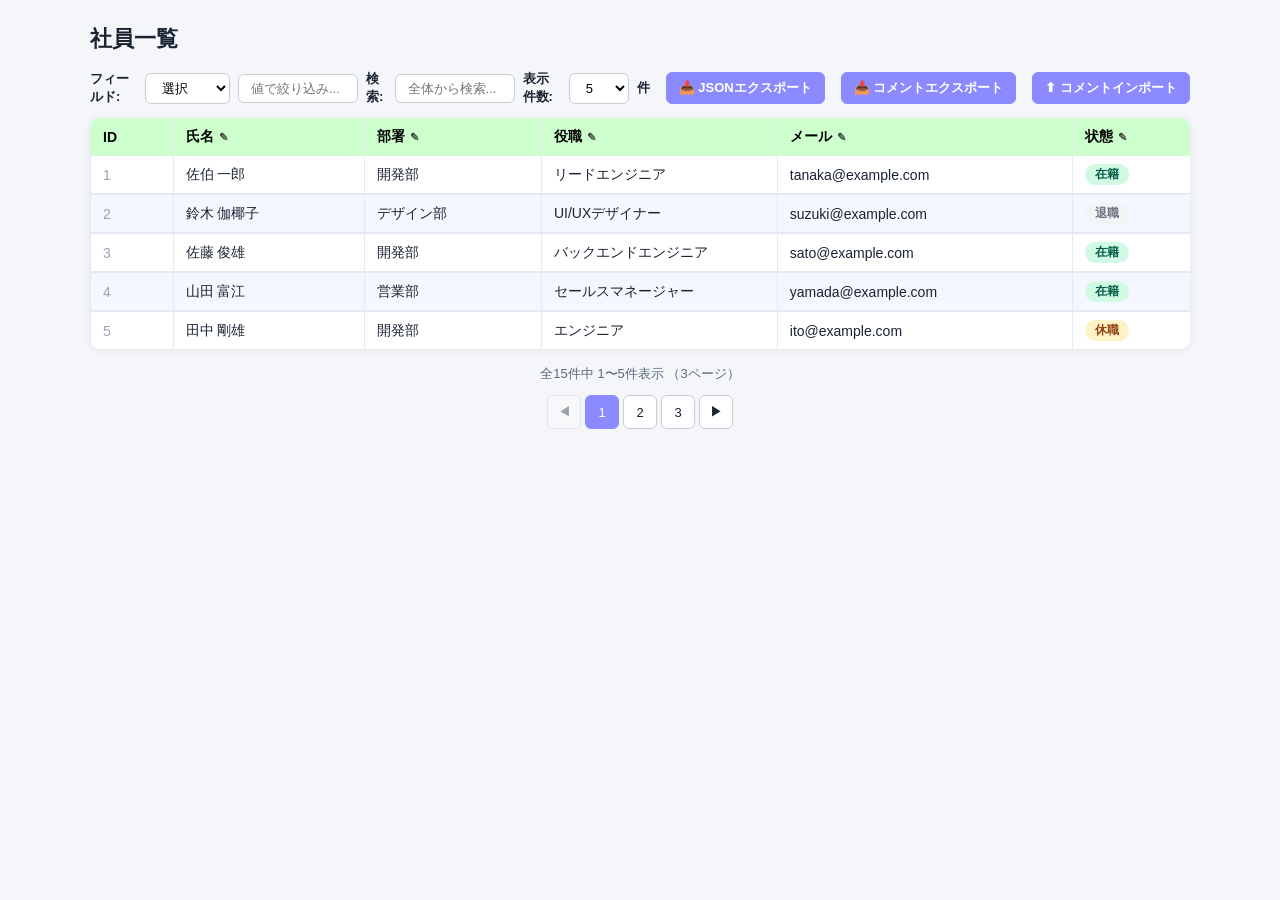
<file: src/index.html>
<!DOCTYPE html>
<html lang="ja">
<head>
  <meta charset="UTF-8">
  <meta name="viewport" content="width=device-width, initial-scale=1">
  <title>社員テーブルサンプル</title>
  <link rel="stylesheet" href="./style.css">
</head>
<body>

<header class="page-header">
  <h1 class="page-title">社員一覧</h1>
</header>

<!-- フィルターエリア -->
<div class="filter-bar" id="js-filter-bar">
  <label class="filter-label" for="js-field-filter">フィールド:</label>
  <select class="filter-select" id="js-field-filter">
    <option value="">選択</option>
  </select>
  <input class="filter-search" id="js-field-filter-input" type="text" placeholder="値で絞り込み...">
  <label class="filter-label" for="js-search-input">検索:</label>
  <input class="filter-search" id="js-search-input" type="text" placeholder="全体から検索...">
  <label class="filter-label" for="js-pagesize-select">表示件数:</label>
  <select class="filter-pagesize" id="js-pagesize-select">
    <option value="5">5</option>
    <option value="10">10</option>
    <option value="25">25</option>
    <option value="50">50</option>
  </select>
  <span class="filter-label">件</span>
  <button class="filter-export" id="js-export-btn" title="編集後のデータをJSONファイルとしてダウンロード">📥 JSONエクスポート</button>
</div>

<!-- テーブルエリア -->
<div class="tbl-scroll" id="js-wrap">
  <table class="tbl" id="js-table">
    <thead><tr id="js-thead-row"></tr></thead>
    <tbody id="js-tbody"></tbody>
  </table>
  <p class="tbl-empty" id="js-empty-msg" hidden>該当するデータがありません。</p>
</div>

<!-- ページネーション＆情報エリア -->
<div class="pagination-bar" id="js-pag-bar">
  <span class="pag-info" id="js-pag-info"></span>
  <div class="pag-btns" id="js-pag-btns"></div>
</div>

<script src="./comment-manager.js"></script>
<script src="./script.js"></script>
</body>
</html>
</file>
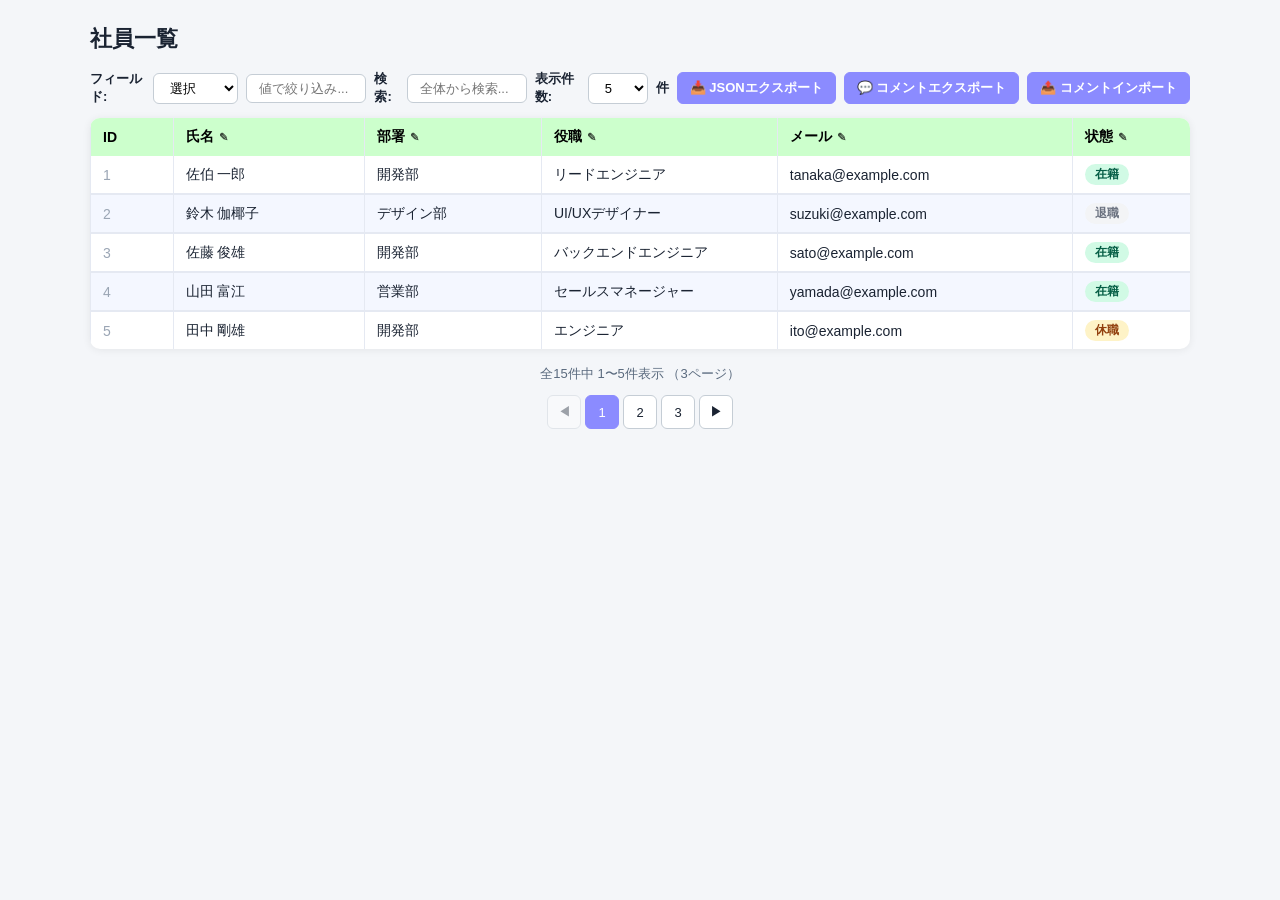
<file: src2/index.html>
<!DOCTYPE html>
<html lang="ja">
<head>
  <meta charset="UTF-8">
  <meta name="viewport" content="width=device-width, initial-scale=1">
  <title>社員テーブルサンプル</title>
  <link rel="stylesheet" href="./style.css">
</head>
<body>

<header class="page-header">
  <h1 class="page-title">社員一覧</h1>
</header>

<!-- フィルターエリア -->
<div class="filter-bar" id="js-filter-bar">
  <label class="filter-label" for="js-field-filter">フィールド:</label>
  <select class="filter-select" id="js-field-filter">
    <option value="">選択</option>
  </select>
  <input class="filter-search" id="js-field-filter-input" type="text" placeholder="値で絞り込み...">
  <label class="filter-label" for="js-search-input">検索:</label>
  <input class="filter-search" id="js-search-input" type="text" placeholder="全体から検索...">
  <label class="filter-label" for="js-pagesize-select">表示件数:</label>
  <select class="filter-pagesize" id="js-pagesize-select">
    <option value="5">5</option>
    <option value="10">10</option>
    <option value="25">25</option>
    <option value="50">50</option>
  </select>
  <span class="filter-label">件</span>
  <button class="filter-export" id="js-export-btn" title="編集後のデータをJSONファイルとしてダウンロード">📥 JSONエクスポート</button>
  <button class="filter-export" id="js-export-comments-btn" title="コメントをJSONファイルとしてダウンロード">💬 コメントエクスポート</button>
  <button class="filter-export" id="js-import-comments-btn" title="コメントをJSONファイルから読み込み">📤 コメントインポート</button>
</div>

<!-- テーブルエリア -->
<div class="tbl-scroll" id="js-wrap">
  <table class="tbl" id="js-table">
    <thead><tr id="js-thead-row"></tr></thead>
    <tbody id="js-tbody"></tbody>
  </table>
  <p class="tbl-empty" id="js-empty-msg" hidden>該当するデータがありません。</p>
</div>

<!-- ページネーション＆情報エリア -->
<div class="pagination-bar" id="js-pag-bar">
  <span class="pag-info" id="js-pag-info"></span>
  <div class="pag-btns" id="js-pag-btns"></div>
</div>

<script src="./script.js"></script>
</body>
</html>
</file>
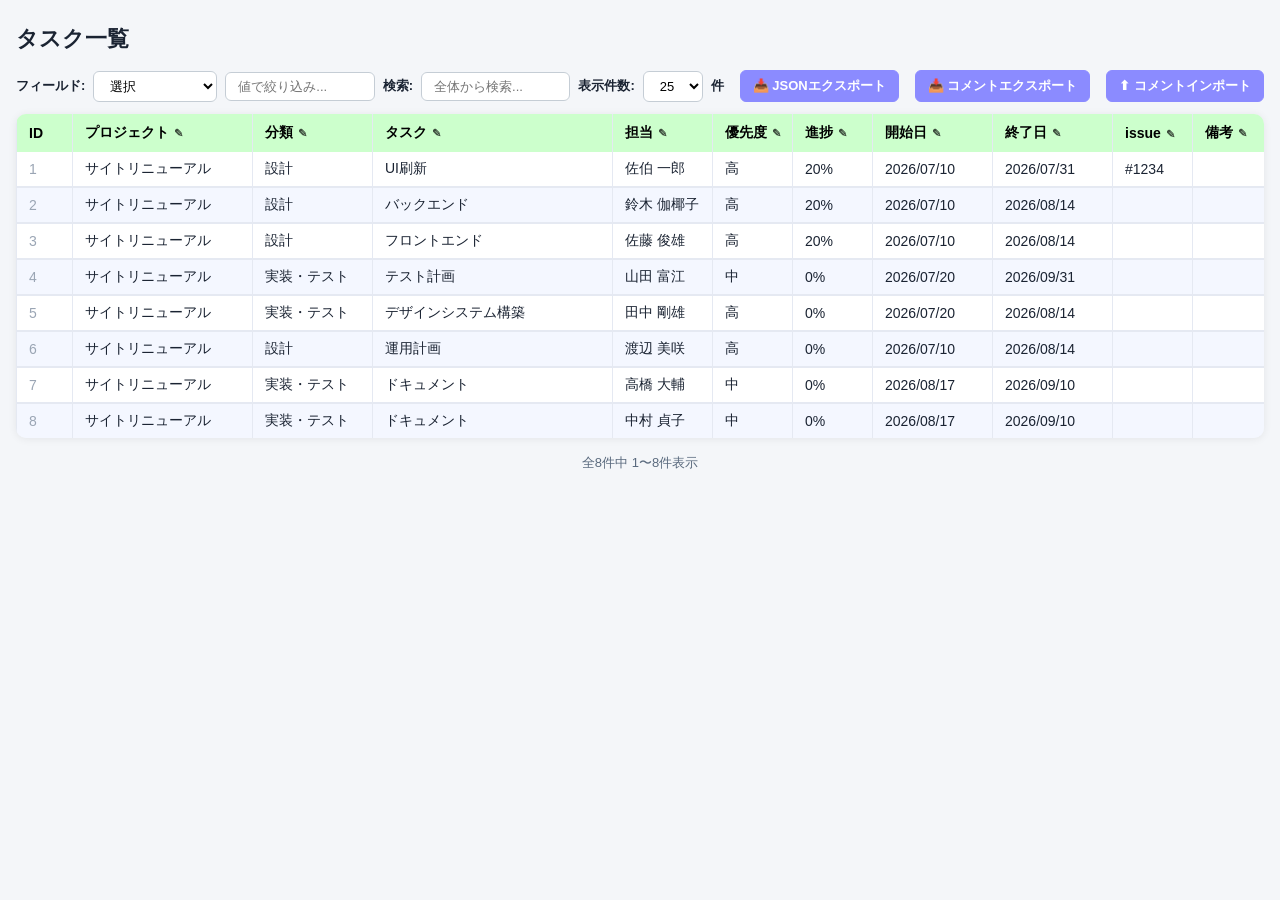
<file: src3/index.html>
<!DOCTYPE html>
<html lang="ja">
<head>
  <meta charset="UTF-8">
  <meta name="viewport" content="width=device-width, initial-scale=1">
  <title>タスク管理サンプル</title>
  <link rel="stylesheet" href="./style.css">
</head>
<body>

<header class="page-header">
  <h1 class="page-title">タスク一覧</h1>
</header>

<!-- フィルターエリア -->
<div class="filter-bar" id="js-filter-bar">
  <label class="filter-label" for="js-field-filter">フィールド:</label>
  <select class="filter-select" id="js-field-filter">
    <option value="">選択</option>
  </select>
  <input class="filter-search" id="js-field-filter-input" type="text" placeholder="値で絞り込み...">
  <label class="filter-label" for="js-search-input">検索:</label>
  <input class="filter-search" id="js-search-input" type="text" placeholder="全体から検索...">
  <label class="filter-label" for="js-pagesize-select">表示件数:</label>
  <select class="filter-pagesize" id="js-pagesize-select">
    <option value="5">5</option>
    <option value="10">10</option>
    <option value="25" selected>25</option>
    <option value="50">50</option>
  </select>
  <span class="filter-label">件</span>
  <button class="filter-export" id="js-export-btn" title="編集後のデータをJSONファイルとしてダウンロード">📥 JSONエクスポート</button>
</div>

<!-- テーブルエリア -->
<div class="tbl-scroll" id="js-wrap">
  <table class="tbl" id="js-table">
    <thead><tr id="js-thead-row"></tr></thead>
    <tbody id="js-tbody"></tbody>
  </table>
  <p class="tbl-empty" id="js-empty-msg" hidden>該当するデータがありません。</p>
</div>

<!-- ページネーション＆情報エリア -->
<div class="pagination-bar" id="js-pag-bar">
  <span class="pag-info" id="js-pag-info"></span>
  <div class="pag-btns" id="js-pag-btns"></div>
</div>

<script src="./comment-manager.js"></script>
<script src="./script.js"></script>
</body>
</html>
</file>
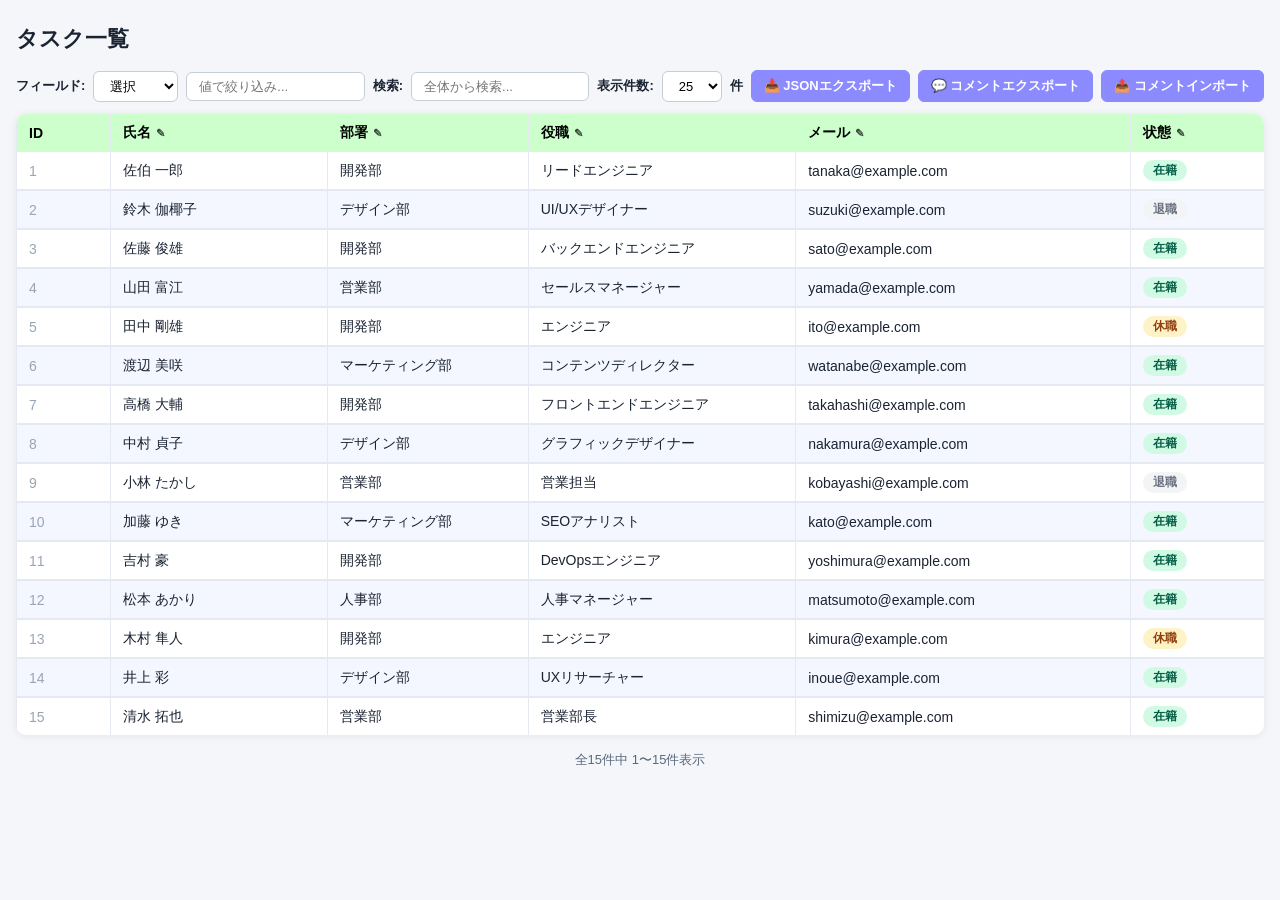
<file: src4/index.html>
<!DOCTYPE html>
<html lang="ja">
<head>
  <meta charset="UTF-8">
  <meta name="viewport" content="width=device-width, initial-scale=1">
  <title>タスク一覧サンプル</title>
  <link rel="stylesheet" href="./style.css">
</head>
<body>

<header class="page-header">
  <h1 class="page-title">タスク一覧</h1>
</header>

<!-- フィルターエリア -->
<div class="filter-bar" id="js-filter-bar">
  <label class="filter-label" for="js-field-filter">フィールド:</label>
  <select class="filter-select" id="js-field-filter">
    <option value="">選択</option>
  </select>
  <input class="filter-search" id="js-field-filter-input" type="text" placeholder="値で絞り込み...">
  <label class="filter-label" for="js-search-input">検索:</label>
  <input class="filter-search" id="js-search-input" type="text" placeholder="全体から検索...">
  <label class="filter-label" for="js-pagesize-select">表示件数:</label>
  <select class="filter-pagesize" id="js-pagesize-select">
    <option value="5">5</option>
    <option value="10">10</option>
    <option value="25" selected>25</option>
    <option value="50">50</option>
  </select>
  <span class="filter-label">件</span>
  <button class="filter-export" id="js-export-btn" title="編集後のデータをJSONファイルとしてダウンロード">📥 JSONエクスポート</button>
  <button class="filter-export" id="js-export-comments-btn" title="コメントをJSONファイルとしてダウンロード">💬 コメントエクスポート</button>
  <button class="filter-export" id="js-import-comments-btn" title="コメントをJSONファイルから読み込み">📤 コメントインポート</button>
</div>

<!-- テーブルエリア -->
<div class="tbl-scroll" id="js-wrap">
  <table class="tbl" id="js-table">
    <thead><tr id="js-thead-row"></tr></thead>
    <tbody id="js-tbody"></tbody>
  </table>
  <p class="tbl-empty" id="js-empty-msg" hidden>該当するデータがありません。</p>
</div>

<!-- ページネーション＆情報エリア -->
<div class="pagination-bar" id="js-pag-bar">
  <span class="pag-info" id="js-pag-info"></span>
  <div class="pag-btns" id="js-pag-btns"></div>
</div>

<script src="./script.js"></script>
</body>
</html>
</file>
<file: src/style.css>
/* ── リセット＆基本 ── */
*, *::before, *::after { box-sizing: border-box; }

body {
  font-family: -apple-system, BlinkMacSystemFont, 'Segoe UI', 'Hiragino Kaku Gothic ProN',
    'Noto Sans JP', sans-serif;
  margin: 0;
  padding: 24px 16px 48px;
  background: #f4f6f9;
  color: #1a2332;
}

/* ── ヘッダー ── */
.page-header {
  max-width: 1100px;
  margin: 0 auto 16px;
}
.page-title {
  font-size: 22px;
  font-weight: 700;
  margin: 0;
}

/* ── フィルターバー ── */
.filter-bar {
  max-width: 1100px;
  margin: 0 auto 12px;
  display: flex;
  align-items: center;
  gap: 8px;
}
.filter-label {
  font-size: 13px;
  font-weight: 600;
}
.filter-select {
  padding: 6px 12px;
  font-size: 13px;
  border: 1px solid #c5cdd5;
  border-radius: 6px;
  background: #fff;
  cursor: pointer;
  font-family: inherit;
}
.filter-search {
  flex: 1;
  min-width: 120px;
  padding: 6px 12px;
  font-size: 13px;
  border: 1px solid #c5cdd5;
  border-radius: 6px;
  background: #fff;
  font-family: inherit;
}
.filter-search:focus {
  outline: none;
  border-color: #ccccff;
  box-shadow: 0 0 0 2px #ccffcc;
}
.filter-pagesize {
  padding: 6px 12px;
  font-size: 13px;
  border: 1px solid #c5cdd5;
  border-radius: 6px;
  background: #fff;
  font-family: inherit;
  width: 60px;
}
.filter-pagesize:focus {
  outline: none;
  border-color: #ccccff;
  box-shadow: 0 0 0 2px #ccffcc;
}

/* エクスポートボタン */
.filter-export {
  padding: 6px 12px;
  font-size: 13px;
  font-weight: 600;
  border: 1px solid #8b8bff;
  border-radius: 6px;
  background: #8b8bff;
  color: #fff;
  cursor: pointer;
  font-family: inherit;
  white-space: nowrap;
}
.filter-export:hover { background: #6a6ad4; }

/* ── テーブルコンテナ（横スクロール） ── */
.tbl-scroll {
  max-width: 1100px;
  margin: 0 auto;
  overflow-x: auto;
  background: #fff;
  border-radius: 10px;
  box-shadow: 0 1px 8px rgba(0, 0, 0, 0.07);
}

/* ── テーブル ── */
.tbl {
  border-collapse: collapse;
  width: 100%;
  font-size: 14px;
  table-layout: fixed;
}
.tbl th {
  background: #ccffcc;
  color: #000000;
  padding: 10px 12px;
  text-align: left;
  font-weight: 600;
  white-space: nowrap;
  border-left: 1px solid #e5e9f2;
}

/* ソート対象ヘッダ */
.tbl th[data-sortable] { cursor: pointer; }
.tbl th[data-sortable]:hover { background: #ffcccc; }

/* 現在ソート中のヘッダ */
.tbl th[aria-sort="ascending"],
.tbl th[aria-sort="descending"] {
  background: #ccccff;
}

/* ソートインジケーター */
.tbl-sort-icon {
  margin-left: 5px;
  font-size: 11px;
  opacity: 0.9;
}
.tbl td {
  padding: 8px 12px;
  border-bottom: 2px solid #e5e9f2;
  border-left: 1px solid #e5e9f2;
  overflow: hidden;
  text-overflow: ellipsis;
  white-space: nowrap;
}
.tbl tbody tr:last-child td { border-bottom: none; }
.tbl tbody tr:nth-child(even) td { background: #f4f7ff; }

/* ヘッダー編集マーク */
.tbl-edit-hint {
  margin-left: 5px;
  font-size: 11px;
  opacity: 0.7;
}

/* 読み取り専用セル */
.tbl-cell-readonly {
  color: #9aa5b4;
  cursor: default;
}

/* 編集可能セル */
.tbl-cell-editable { cursor: pointer; }
.tbl-cell-editable:hover { background: #ebf2ff !important; }

/* 編集中セル */
.tbl-cell-editable.is-editing {
  padding: 0;
  cursor: default;
  background: #fff !important;
  box-shadow: inset 0 0 0 2px #ffcccc;
}

/* 入力要素 */
.tbl-input,
.tbl-select {
  display: block;
  width: 100%;
  padding: 8px 12px;
  border: none;
  outline: none;
  background: transparent;
  font-size: 14px;
  font-family: inherit;
  color: #1a2332;
}
.tbl-select { cursor: pointer; }

/* 状態バッジ */
.tbl-status {
  display: inline-block;
  padding: 2px 10px;
  border-radius: 9999px;
  font-size: 12px;
  font-weight: 600;
}
.tbl-status[data-status="在籍"] { background: #d1fae5; color: #065f46; }
.tbl-status[data-status="休職"] { background: #fef3c7; color: #92400e; }
.tbl-status[data-status="退職"] { background: #f3f4f6; color: #6b7280; }

/* 該当なしメッセージ */
.tbl-empty {
  text-align: center;
  padding: 24px;
  color: #9aa5b4;
  font-size: 14px;
  margin: 0;
}

/* ── ページネーション ── */
.pagination-bar {
  max-width: 1100px;
  margin: 16px auto 0;
  display: flex;
  flex-wrap: wrap;
  align-items: center;
  justify-content: center;
  gap: 8px;
}
.pag-info {
  font-size: 13px;
  color: #5a6a7e;
  width: 100%;
  text-align: center;
  margin-bottom: 4px;
}
.pag-btns {
  display: flex;
  flex-wrap: wrap;
  gap: 4px;
  justify-content: center;
}
.pag-btn {
  min-width: 34px;
  height: 34px;
  padding: 0 6px;
  border: 1px solid #c5cdd5;
  border-radius: 6px;
  background: #fff;
  font-size: 13px;
  cursor: pointer;
  font-family: inherit;
  color: #1a2332;
  display: inline-flex;
  align-items: center;
  justify-content: center;
}
.pag-btn:hover:not(:disabled) { background: #ebf2ff; }
.pag-btn[aria-current="page"] {
  background: #8b8bff;
  color: #fff;
  border-color: #8b8bff;
}
.pag-btn:disabled {
  opacity: 0.4;
  cursor: default;
}

/* ── コメントツールチップ ── */
.comment-tooltip {
  position: absolute;
  background-color: #333;
  color: #fff;
  padding: 8px 12px;
  border-radius: 4px;
  font-size: 12px;
  max-width: 250px;
  word-wrap: break-word;
  z-index: 1000;
  box-shadow: 0 2px 8px rgba(0, 0, 0, 0.2);
  pointer-events: auto; /* ツールチップ内の要素がクリック可能になるように */
  opacity: 0;
  visibility: hidden;
  transition: opacity 0.2s, visibility 0.2s;
}

.comment-tooltip.is-visible {
  opacity: 1;
  visibility: visible;
}

.comment-tooltip-content {
  margin-bottom: 5px;
  white-space: pre-wrap; /* 改行を反映させる */
}

.comment-tooltip-edit {
  display: flex;
  gap: 5px;
  margin-top: 5px;
  padding-top: 5px;
  border-top: 1px solid rgba(255, 255, 255, 0.2);
}

.comment-tooltip-edit button {
  background-color: #555;
  color: #fff;
  border: none;
  padding: 4px 8px;
  border-radius: 3px;
  cursor: pointer;
  font-size: 11px;
}

.comment-tooltip-edit button:hover {
  background-color: #777;
}

/* コメントがある要素のインジケーター */
[data-has-comment="true"] {
  position: relative;
  background-color: #eeeeaa !important;
  /* border: 3px solid #ccccff !important; */
  /* border-right: 5px solid #ccccff; */
}

[data-has-comment="true"]::after {
  content: '💬'; /* コメントアイコン */
  position: absolute;
  top: 2px;
  right: 2px;
  font-size: 12px;
  opacity: 0.7;
}

/* filter-bar のボタン間のスペースを調整 */
.filter-bar .filter-export {
  margin-left: 8px; /* 既存のエクスポートボタンとの間隔を調整 */
}

/* ── コメント編集モーダル ── */
#comment-modal-overlay {
  position: fixed;
  top: 0;
  left: 0;
  width: 100%;
  height: 100%;
  background-color: rgba(0, 0, 0, 0.5);
  display: flex;
  justify-content: center;
  align-items: center;
  z-index: 2000; /* ツールチップより上 */
}

#comment-modal-content {
  background-color: #fff;
  padding: 20px;
  border-radius: 8px;
  box-shadow: 0 4px 16px rgba(0, 0, 0, 0.2);
  width: 90%;
  max-width: 400px;
}

#comment-modal-content h3 {
  margin-top: 0;
  font-size: 18px;
  color: #1a2332;
}

#comment-textarea {
  width: 100%;
  padding: 10px;
  margin-bottom: 15px;
  border: 1px solid #c5cdd5;
  border-radius: 4px;
  font-family: inherit;
  font-size: 14px;
  resize: vertical; /* 垂直方向のみリサイズ可能 */
}

.comment-modal-actions {
  display: flex;
  justify-content: flex-end;
  gap: 10px;
}

.comment-modal-actions button {
  padding: 8px 15px;
  border: none;
  border-radius: 4px;
  cursor: pointer;
  font-size: 14px;
  font-weight: 600;
}

#comment-save-btn {
  background-color: #8b8bff;
  color: #fff;
}

#comment-save-btn:hover {
  background-color: #6a6ad4;
}

#comment-cancel-btn {
  background-color: #e5e9f2;
  color: #1a2332;
}

#comment-cancel-btn:hover {
  background-color: #d1d5db;
}
</file>
<file: src2/style.css>
/* ── リセット＆基本 ── */
*, *::before, *::after { box-sizing: border-box; }

body {
  font-family: -apple-system, BlinkMacSystemFont, 'Segoe UI', 'Hiragino Kaku Gothic ProN',
    'Noto Sans JP', sans-serif;
  margin: 0;
  padding: 24px 16px 48px;
  background: #f4f6f9;
  color: #1a2332;
}

/* ── ヘッダー ── */
.page-header {
  max-width: 1100px;
  margin: 0 auto 16px;
}
.page-title {
  font-size: 22px;
  font-weight: 700;
  margin: 0;
}

/* ── フィルターバー ── */
.filter-bar {
  max-width: 1100px;
  margin: 0 auto 12px;
  display: flex;
  align-items: center;
  gap: 8px;
}
.filter-label {
  font-size: 13px;
  font-weight: 600;
}
.filter-select {
  padding: 6px 12px;
  font-size: 13px;
  border: 1px solid #c5cdd5;
  border-radius: 6px;
  background: #fff;
  cursor: pointer;
  font-family: inherit;
}
.filter-search {
  flex: 1;
  min-width: 120px;
  padding: 6px 12px;
  font-size: 13px;
  border: 1px solid #c5cdd5;
  border-radius: 6px;
  background: #fff;
  font-family: inherit;
}
.filter-search:focus {
  outline: none;
  border-color: #ccccff;
  box-shadow: 0 0 0 2px #ccffcc;
}
.filter-pagesize {
  padding: 6px 12px;
  font-size: 13px;
  border: 1px solid #c5cdd5;
  border-radius: 6px;
  background: #fff;
  font-family: inherit;
  width: 60px;
}
.filter-pagesize:focus {
  outline: none;
  border-color: #ccccff;
  box-shadow: 0 0 0 2px #ccffcc;
}

/* エクスポートボタン */
.filter-export {
  padding: 6px 12px;
  font-size: 13px;
  font-weight: 600;
  border: 1px solid #8b8bff;
  border-radius: 6px;
  background: #8b8bff;
  color: #fff;
  cursor: pointer;
  font-family: inherit;
  white-space: nowrap;
}
.filter-export:hover { background: #6a6ad4; }

/* ── テーブルコンテナ（横スクロール） ── */
.tbl-scroll {
  max-width: 1100px;
  margin: 0 auto;
  overflow-x: auto;
  background: #fff;
  border-radius: 10px;
  box-shadow: 0 1px 8px rgba(0, 0, 0, 0.07);
}

/* ── テーブル ── */
.tbl {
  border-collapse: collapse;
  width: 100%;
  font-size: 14px;
  table-layout: fixed;
}
.tbl th {
  background: #ccffcc;
  color: #000000;
  padding: 10px 12px;
  text-align: left;
  font-weight: 600;
  white-space: nowrap;
  border-left: 1px solid #e5e9f2;
}

/* ソート対象ヘッダ */
.tbl th[data-sortable] { cursor: pointer; }
.tbl th[data-sortable]:hover { background: #ffcccc; }

/* 現在ソート中のヘッダ */
.tbl th[aria-sort="ascending"],
.tbl th[aria-sort="descending"] {
  background: #ccccff;
}

/* ソートインジケーター */
.tbl-sort-icon {
  margin-left: 5px;
  font-size: 11px;
  opacity: 0.9;
}
.tbl td {
  padding: 8px 12px;
  border-bottom: 2px solid #e5e9f2;
  border-left: 1px solid #e5e9f2;
  overflow: hidden;
  text-overflow: ellipsis;
  white-space: nowrap;
}
.tbl tbody tr:last-child td { border-bottom: none; }
.tbl tbody tr:nth-child(even) td { background: #f4f7ff; }

/* ヘッダー編集マーク */
.tbl-edit-hint {
  margin-left: 5px;
  font-size: 11px;
  opacity: 0.7;
}

/* 読み取り専用セル */
.tbl-cell-readonly {
  color: #9aa5b4;
  cursor: default;
}

/* 編集可能セル */
.tbl-cell-editable { cursor: pointer; }
.tbl-cell-editable:hover { background: #ebf2ff !important; }

/* ── コメント付きセルのインジケーター（CSS :has() 用） ── */
.tbl-comment-indicator {
  display: none;
}

/* コメントがある編集可能セル — バックグラウンドを強調 */
.tbl td[data-col]:has(.tbl-comment-indicator) {
  background: #fff9e6 !important;
}

/* 偶数行のストライプとの兼ね合い — コメントセルは黄色を優先 */
.tbl td[data-col]:has(.tbl-comment-indicator):nth-child(even) {
  background: #fff9e6 !important;
}

/* ホバー時も黄色を維持 */
.tbl td[data-col]:has(.tbl-comment-indicator):hover {
  background: #fff3cc !important;
}

/* 吹き出しマーク追加 */
.tbl td[data-col]:has(.tbl-comment-indicator):after {
  content: '💬'; /* コメントアイコン */
  font-size: 14px;
  opacity: 0.7;
}

/* 編集中セル */
.tbl-cell-editable.is-editing {
  padding: 0;
  cursor: default;
  background: #fff !important;
  box-shadow: inset 0 0 0 2px #ffcccc;
}

/* 入力要素 */
.tbl-input,
.tbl-select {
  display: block;
  width: 100%;
  padding: 8px 12px;
  border: none;
  outline: none;
  background: transparent;
  font-size: 14px;
  font-family: inherit;
  color: #1a2332;
}
.tbl-select { cursor: pointer; }

/* 状態バッジ */
.tbl-status {
  display: inline-block;
  padding: 2px 10px;
  border-radius: 9999px;
  font-size: 12px;
  font-weight: 600;
}
.tbl-status[data-status="在籍"] { background: #d1fae5; color: #065f46; }
.tbl-status[data-status="休職"] { background: #fef3c7; color: #92400e; }
.tbl-status[data-status="退職"] { background: #f3f4f6; color: #6b7280; }

/* 該当なしメッセージ */
.tbl-empty {
  text-align: center;
  padding: 24px;
  color: #9aa5b4;
  font-size: 14px;
  margin: 0;
}

/* ── ページネーション ── */
.pagination-bar {
  max-width: 1100px;
  margin: 16px auto 0;
  display: flex;
  flex-wrap: wrap;
  align-items: center;
  justify-content: center;
  gap: 8px;
}
.pag-info {
  font-size: 13px;
  color: #5a6a7e;
  width: 100%;
  text-align: center;
  margin-bottom: 4px;
}
.pag-btns {
  display: flex;
  flex-wrap: wrap;
  gap: 4px;
  justify-content: center;
}
.pag-btn {
  min-width: 34px;
  height: 34px;
  padding: 0 6px;
  border: 1px solid #c5cdd5;
  border-radius: 6px;
  background: #fff;
  font-size: 13px;
  cursor: pointer;
  font-family: inherit;
  color: #1a2332;
  display: inline-flex;
  align-items: center;
  justify-content: center;
}
.pag-btn:hover:not(:disabled) { background: #ebf2ff; }
.pag-btn[aria-current="page"] {
  background: #8b8bff;
  color: #fff;
  border-color: #8b8bff;
}
.pag-btn:disabled {
  opacity: 0.4;
  cursor: default;
}

/* ── コメントツールチップ ── */
.tbl-comment-tooltip {
  pointer-events: auto;
  position: fixed;
  z-index: 999;
  background: #fffbe6;
  border: 1px solid #e6c200;
  border-radius: 8px;
  padding: 10px 32px 10px 12px;
  max-width: 320px;
  min-width: 150px;
  box-shadow: 0 4px 12px rgba(0, 0, 0, 0.15);
  font-size: 13px;
  line-height: 1.5;
  color: #1a2332;

  white-space: pre-wrap;
}
.tbl-comment-body {
  word-break: break-word;
}
.tbl-comment-empty {
  color: #9aa5b4;
  font-style: italic;
}
.tbl-comment-close {
  position: absolute;
  top: 4px;
  right: 6px;
  background: none;
  border: none;
  font-size: 14px;
  color: #9aa5b4;
  cursor: pointer;
  padding: 2px 4px;
  line-height: 1;
}
.tbl-comment-close:hover {
  color: #cc0000;
}

/* ── コメント入力ダイアログ ── */
.tbl-comment-dialog {
  background: #fff;
  border: 1px solid #c5cdd5;
  border-radius: 10px;
  padding: 16px;
  box-shadow: 0 8px 24px rgba(0, 0, 0, 0.15);
  display: flex;
  flex-direction: column;
  gap: 10px;
  min-width: 280px;
  max-width: 350px;
}
.tbl-comment-dialog label {
  font-size: 13px;
  font-weight: 600;
}
.tbl-comment-textarea {
  width: 100%;
  min-height: 60px;
  padding: 8px 10px;
  font-size: 13px;
  font-family: inherit;
  border: 1px solid #c5cdd5;
  border-radius: 6px;
  resize: vertical;
}
.tbl-comment-textarea:focus {
  outline: none;
  border-color: #8b8bff;
  box-shadow: 0 0 0 2px #ebf2ff;
}
.tbl-comment-btn {
  padding: 6px 14px;
  font-size: 13px;
  font-weight: 600;
  border-radius: 6px;
  cursor: pointer;
  font-family: inherit;
  border: 1px solid transparent;
}
.tbl-comment-btn-ok {
  background: #8b8bff;
  color: #fff;
}
.tbl-comment-btn-ok:hover { background: #6a6ad4; }
.tbl-comment-btn-cancel {
  background: #fff;
  color: #5a6a7e;
  border-color: #c5cdd5;
}
.tbl-comment-btn-cancel:hover { background: #f4f6f9; }
</file>
<file: src3/style.css>
/* ── リセット＆基本 ── */
*, *::before, *::after { box-sizing: border-box; }

body {
  font-family: -apple-system, BlinkMacSystemFont, 'Segoe UI', 'Hiragino Kaku Gothic ProN',
    'Noto Sans JP', sans-serif;
  margin: 0;
  padding: 24px 16px 48px;
  background: #f4f6f9;
  color: #1a2332;
}

/* ── ヘッダー ── */
.page-header {
  max-width: 1300px;
  margin: 0 auto 16px;
}
.page-title {
  font-size: 22px;
  font-weight: 700;
  margin: 0;
}

/* ── フィルターバー ── */
.filter-bar {
  max-width: 1300px;
  margin: 0 auto 12px;
  display: flex;
  align-items: center;
  gap: 8px;
}
.filter-label {
  font-size: 13px;
  font-weight: 600;
}
.filter-select {
  padding: 6px 12px;
  font-size: 13px;
  border: 1px solid #c5cdd5;
  border-radius: 6px;
  background: #fff;
  cursor: pointer;
  font-family: inherit;
}
.filter-search {
  flex: 1;
  min-width: 120px;
  padding: 6px 12px;
  font-size: 13px;
  border: 1px solid #c5cdd5;
  border-radius: 6px;
  background: #fff;
  font-family: inherit;
}
.filter-search:focus {
  outline: none;
  border-color: #ccccff;
  box-shadow: 0 0 0 2px #ccffcc;
}
.filter-pagesize {
  padding: 6px 12px;
  font-size: 13px;
  border: 1px solid #c5cdd5;
  border-radius: 6px;
  background: #fff;
  font-family: inherit;
  width: 60px;
}
.filter-pagesize:focus {
  outline: none;
  border-color: #ccccff;
  box-shadow: 0 0 0 2px #ccffcc;
}

/* エクスポートボタン */
.filter-export {
  padding: 6px 12px;
  font-size: 13px;
  font-weight: 600;
  border: 1px solid #8b8bff;
  border-radius: 6px;
  background: #8b8bff;
  color: #fff;
  cursor: pointer;
  font-family: inherit;
  white-space: nowrap;
}
.filter-export:hover { background: #6a6ad4; }

/* ── テーブルコンテナ（横スクロール） ── */
.tbl-scroll {
  max-width: 1400px;
  margin: 0 auto;
  overflow-x: auto;
  background: #fff;
  border-radius: 10px;
  box-shadow: 0 1px 8px rgba(0, 0, 0, 0.07);
}

/* ── テーブル ── */
.tbl {
  border-collapse: collapse;
  width: 100%;
  font-size: 14px;
  table-layout: fixed;
}
.tbl th {
  background: #ccffcc;
  color: #000000;
  padding: 10px 12px;
  text-align: left;
  font-weight: 600;
  white-space: nowrap;
  border-left: 1px solid #e5e9f2;
}

/* ソート対象ヘッダ */
.tbl th[data-sortable] { cursor: pointer; }
.tbl th[data-sortable]:hover { background: #ffcccc; }

/* 現在ソート中のヘッダ */
.tbl th[aria-sort="ascending"],
.tbl th[aria-sort="descending"] {
  background: #ccccff;
}

/* ソートインジケーター */
.tbl-sort-icon {
  margin-left: 5px;
  font-size: 11px;
  opacity: 0.9;
}
.tbl td {
  padding: 8px 12px;
  border-bottom: 2px solid #e5e9f2;
  border-left: 1px solid #e5e9f2;
  overflow: hidden;
  text-overflow: ellipsis;
  white-space: nowrap;
}
.tbl tbody tr:last-child td { border-bottom: none; }
.tbl tbody tr:nth-child(even) td { background: #f4f7ff; }

/* ヘッダー編集マーク */
.tbl-edit-hint {
  margin-left: 5px;
  font-size: 11px;
  opacity: 0.7;
}

/* 読み取り専用セル */
.tbl-cell-readonly {
  color: #9aa5b4;
  cursor: default;
}

/* 編集可能セル */
.tbl-cell-editable { cursor: pointer; }
.tbl-cell-editable:hover { background: #ebf2ff !important; }

/* 編集中セル */
.tbl-cell-editable.is-editing {
  padding: 0;
  cursor: default;
  background: #fff !important;
  box-shadow: inset 0 0 0 2px #ffcccc;
}

/* 入力要素 */
.tbl-input,
.tbl-select {
  display: block;
  width: 100%;
  padding: 8px 12px;
  border: none;
  outline: none;
  background: transparent;
  font-size: 14px;
  font-family: inherit;
  color: #1a2332;
}
.tbl-select { cursor: pointer; }

/* 状態バッジ */
.tbl-status {
  display: inline-block;
  padding: 2px 10px;
  border-radius: 9999px;
  font-size: 12px;
  font-weight: 600;
}
.tbl-status[data-status="在籍"] { background: #d1fae5; color: #065f46; }
.tbl-status[data-status="休職"] { background: #fef3c7; color: #92400e; }
.tbl-status[data-status="退職"] { background: #f3f4f6; color: #6b7280; }

/* 該当なしメッセージ */
.tbl-empty {
  text-align: center;
  padding: 24px;
  color: #9aa5b4;
  font-size: 14px;
  margin: 0;
}

/* ── ページネーション ── */
.pagination-bar {
  max-width: 1100px;
  margin: 16px auto 0;
  display: flex;
  flex-wrap: wrap;
  align-items: center;
  justify-content: center;
  gap: 8px;
}
.pag-info {
  font-size: 13px;
  color: #5a6a7e;
  width: 100%;
  text-align: center;
  margin-bottom: 4px;
}
.pag-btns {
  display: flex;
  flex-wrap: wrap;
  gap: 4px;
  justify-content: center;
}
.pag-btn {
  min-width: 34px;
  height: 34px;
  padding: 0 6px;
  border: 1px solid #c5cdd5;
  border-radius: 6px;
  background: #fff;
  font-size: 13px;
  cursor: pointer;
  font-family: inherit;
  color: #1a2332;
  display: inline-flex;
  align-items: center;
  justify-content: center;
}
.pag-btn:hover:not(:disabled) { background: #ebf2ff; }
.pag-btn[aria-current="page"] {
  background: #8b8bff;
  color: #fff;
  border-color: #8b8bff;
}
.pag-btn:disabled {
  opacity: 0.4;
  cursor: default;
}

/* ── コメントツールチップ ── */
.comment-tooltip {
  position: absolute;
  background-color: #333;
  color: #fff;
  padding: 8px 12px;
  border-radius: 4px;
  font-size: 12px;
  max-width: 250px;
  word-wrap: break-word;
  z-index: 1000;
  box-shadow: 0 2px 8px rgba(0, 0, 0, 0.2);
  pointer-events: auto; /* ツールチップ内の要素がクリック可能になるように */
  opacity: 0;
  visibility: hidden;
  transition: opacity 0.2s, visibility 0.2s;
}

.comment-tooltip.is-visible {
  opacity: 1;
  visibility: visible;
}

.comment-tooltip-content {
  margin-bottom: 5px;
  white-space: pre-wrap; /* 改行を反映させる */
}

.comment-tooltip-edit {
  display: flex;
  gap: 5px;
  margin-top: 5px;
  padding-top: 5px;
  border-top: 1px solid rgba(255, 255, 255, 0.2);
}

.comment-tooltip-edit button {
  background-color: #555;
  color: #fff;
  border: none;
  padding: 4px 8px;
  border-radius: 3px;
  cursor: pointer;
  font-size: 11px;
}

.comment-tooltip-edit button:hover {
  background-color: #777;
}

/* コメントがある要素のインジケーター */
[data-has-comment="true"] {
  position: relative;
  background-color: #eeeeaa !important;
  /* border: 3px solid #ccccff !important; */
  /* border-right: 5px solid #ccccff; */
}

[data-has-comment="true"]::after {
  content: '💬'; /* コメントアイコン */
  position: absolute;
  top: 2px;
  right: 2px;
  font-size: 12px;
  opacity: 0.7;
}

/* filter-bar のボタン間のスペースを調整 */
.filter-bar .filter-export {
  margin-left: 8px; /* 既存のエクスポートボタンとの間隔を調整 */
}

/* ── コメント編集モーダル ── */
#comment-modal-overlay {
  position: fixed;
  top: 0;
  left: 0;
  width: 100%;
  height: 100%;
  background-color: rgba(0, 0, 0, 0.5);
  display: flex;
  justify-content: center;
  align-items: center;
  z-index: 2000; /* ツールチップより上 */
}

#comment-modal-content {
  background-color: #fff;
  padding: 20px;
  border-radius: 8px;
  box-shadow: 0 4px 16px rgba(0, 0, 0, 0.2);
  width: 90%;
  max-width: 400px;
}

#comment-modal-content h3 {
  margin-top: 0;
  font-size: 18px;
  color: #1a2332;
}

#comment-textarea {
  width: 100%;
  padding: 10px;
  margin-bottom: 15px;
  border: 1px solid #c5cdd5;
  border-radius: 4px;
  font-family: inherit;
  font-size: 14px;
  resize: vertical; /* 垂直方向のみリサイズ可能 */
}

.comment-modal-actions {
  display: flex;
  justify-content: flex-end;
  gap: 10px;
}

.comment-modal-actions button {
  padding: 8px 15px;
  border: none;
  border-radius: 4px;
  cursor: pointer;
  font-size: 14px;
  font-weight: 600;
}

#comment-save-btn {
  background-color: #8b8bff;
  color: #fff;
}

#comment-save-btn:hover {
  background-color: #6a6ad4;
}

#comment-cancel-btn {
  background-color: #e5e9f2;
  color: #1a2332;
}

#comment-cancel-btn:hover {
  background-color: #d1d5db;
}
</file>
<file: src4/style.css>
/* ── リセット＆基本 ── */
*, *::before, *::after { box-sizing: border-box; }

body {
  font-family: -apple-system, BlinkMacSystemFont, 'Segoe UI', 'Hiragino Kaku Gothic ProN',
    'Noto Sans JP', sans-serif;
  margin: 0;
  padding: 24px 16px 48px;
  background: #f4f6f9;
  color: #1a2332;
}

/* ── ヘッダー ── */
.page-header {
  max-width: 1300px;
  margin: 0 auto 16px;
}
.page-title {
  font-size: 22px;
  font-weight: 700;
  margin: 0;
}

/* ── フィルターバー ── */
.filter-bar {
  max-width: 1300px;
  margin: 0 auto 12px;
  display: flex;
  align-items: center;
  gap: 8px;
}
.filter-label {
  font-size: 13px;
  font-weight: 600;
}
.filter-select {
  padding: 6px 12px;
  font-size: 13px;
  border: 1px solid #c5cdd5;
  border-radius: 6px;
  background: #fff;
  cursor: pointer;
  font-family: inherit;
}
.filter-search {
  flex: 1;
  min-width: 120px;
  padding: 6px 12px;
  font-size: 13px;
  border: 1px solid #c5cdd5;
  border-radius: 6px;
  background: #fff;
  font-family: inherit;
}
.filter-search:focus {
  outline: none;
  border-color: #ccccff;
  box-shadow: 0 0 0 2px #ccffcc;
}
.filter-pagesize {
  padding: 6px 12px;
  font-size: 13px;
  border: 1px solid #c5cdd5;
  border-radius: 6px;
  background: #fff;
  font-family: inherit;
  width: 60px;
}
.filter-pagesize:focus {
  outline: none;
  border-color: #ccccff;
  box-shadow: 0 0 0 2px #ccffcc;
}

/* エクスポートボタン */
.filter-export {
  padding: 6px 12px;
  font-size: 13px;
  font-weight: 600;
  border: 1px solid #8b8bff;
  border-radius: 6px;
  background: #8b8bff;
  color: #fff;
  cursor: pointer;
  font-family: inherit;
  white-space: nowrap;
}
.filter-export:hover { background: #6a6ad4; }

/* ── テーブルコンテナ（横スクロール） ── */
.tbl-scroll {
  max-width: 1400px;
  margin: 0 auto;
  overflow-x: auto;
  background: #fff;
  border-radius: 10px;
  box-shadow: 0 1px 8px rgba(0, 0, 0, 0.07);
}

/* ── テーブル ── */
.tbl {
  border-collapse: collapse;
  width: 100%;
  font-size: 14px;
  table-layout: fixed;
}
.tbl th {
  background: #ccffcc;
  color: #000000;
  padding: 10px 12px;
  text-align: left;
  font-weight: 600;
  white-space: nowrap;
  border-left: 1px solid #e5e9f2;
}

/* ソート対象ヘッダ */
.tbl th[data-sortable] { cursor: pointer; }
.tbl th[data-sortable]:hover { background: #ffcccc; }

/* 現在ソート中のヘッダ */
.tbl th[aria-sort="ascending"],
.tbl th[aria-sort="descending"] {
  background: #ccccff;
}

/* ソートインジケーター */
.tbl-sort-icon {
  margin-left: 5px;
  font-size: 11px;
  opacity: 0.9;
}
.tbl td {
  padding: 8px 12px;
  border-bottom: 2px solid #e5e9f2;
  border-left: 1px solid #e5e9f2;
  overflow: hidden;
  text-overflow: ellipsis;
  white-space: nowrap;
}
.tbl tbody tr:last-child td { border-bottom: none; }
.tbl tbody tr:nth-child(even) td { background: #f4f7ff; }

/* ヘッダー編集マーク */
.tbl-edit-hint {
  margin-left: 5px;
  font-size: 11px;
  opacity: 0.7;
}

/* 読み取り専用セル */
.tbl-cell-readonly {
  color: #9aa5b4;
  cursor: default;
}

/* 編集可能セル */
.tbl-cell-editable { cursor: pointer; }
.tbl-cell-editable:hover { background: #ebf2ff !important; }

/* ── コメント付きセルのインジケーター（CSS :has() 用） ── */
.tbl-comment-indicator {
  display: none;
}

/* コメントがある編集可能セル — バックグラウンドを強調 */
.tbl td[data-col]:has(.tbl-comment-indicator) {
  background: #fff9e6 !important;
}

/* 偶数行のストライプとの兼ね合い — コメントセルは黄色を優先 */
.tbl td[data-col]:has(.tbl-comment-indicator):nth-child(even) {
  background: #fff9e6 !important;
}

/* ホバー時も黄色を維持 */
.tbl td[data-col]:has(.tbl-comment-indicator):hover {
  background: #fff3cc !important;
}

/* 吹き出しマーク追加 */
.tbl td[data-col]:has(.tbl-comment-indicator):after {
  content: '💬'; /* コメントアイコン */
  font-size: 14px;
  opacity: 0.7;
}

/* 編集中セル */
.tbl-cell-editable.is-editing {
  padding: 0;
  cursor: default;
  background: #fff !important;
  box-shadow: inset 0 0 0 2px #ffcccc;
}

/* 入力要素 */
.tbl-input,
.tbl-select {
  display: block;
  width: 100%;
  padding: 8px 12px;
  border: none;
  outline: none;
  background: transparent;
  font-size: 14px;
  font-family: inherit;
  color: #1a2332;
}
.tbl-select { cursor: pointer; }

/* 状態バッジ */
.tbl-status {
  display: inline-block;
  padding: 2px 10px;
  border-radius: 9999px;
  font-size: 12px;
  font-weight: 600;
}
.tbl-status[data-status="在籍"] { background: #d1fae5; color: #065f46; }
.tbl-status[data-status="休職"] { background: #fef3c7; color: #92400e; }
.tbl-status[data-status="退職"] { background: #f3f4f6; color: #6b7280; }

/* 該当なしメッセージ */
.tbl-empty {
  text-align: center;
  padding: 24px;
  color: #9aa5b4;
  font-size: 14px;
  margin: 0;
}

/* ── ページネーション ── */
.pagination-bar {
  max-width: 1100px;
  margin: 16px auto 0;
  display: flex;
  flex-wrap: wrap;
  align-items: center;
  justify-content: center;
  gap: 8px;
}
.pag-info {
  font-size: 13px;
  color: #5a6a7e;
  width: 100%;
  text-align: center;
  margin-bottom: 4px;
}
.pag-btns {
  display: flex;
  flex-wrap: wrap;
  gap: 4px;
  justify-content: center;
}
.pag-btn {
  min-width: 34px;
  height: 34px;
  padding: 0 6px;
  border: 1px solid #c5cdd5;
  border-radius: 6px;
  background: #fff;
  font-size: 13px;
  cursor: pointer;
  font-family: inherit;
  color: #1a2332;
  display: inline-flex;
  align-items: center;
  justify-content: center;
}
.pag-btn:hover:not(:disabled) { background: #ebf2ff; }
.pag-btn[aria-current="page"] {
  background: #8b8bff;
  color: #fff;
  border-color: #8b8bff;
}
.pag-btn:disabled {
  opacity: 0.4;
  cursor: default;
}

/* ── コメントツールチップ ── */
.tbl-comment-tooltip {
  pointer-events: auto;
  position: fixed;
  z-index: 999;
  background: #fffbe6;
  border: 1px solid #e6c200;
  border-radius: 8px;
  padding: 10px 32px 10px 12px;
  max-width: 320px;
  min-width: 150px;
  box-shadow: 0 4px 12px rgba(0, 0, 0, 0.15);
  font-size: 13px;
  line-height: 1.5;
  color: #1a2332;

  white-space: pre-wrap;
}
.tbl-comment-body {
  word-break: break-word;
}
.tbl-comment-empty {
  color: #9aa5b4;
  font-style: italic;
}
.tbl-comment-close {
  position: absolute;
  top: 4px;
  right: 6px;
  background: none;
  border: none;
  font-size: 14px;
  color: #9aa5b4;
  cursor: pointer;
  padding: 2px 4px;
  line-height: 1;
}
.tbl-comment-close:hover {
  color: #cc0000;
}

/* ── コメント入力ダイアログ ── */
.tbl-comment-dialog {
  background: #fff;
  border: 1px solid #c5cdd5;
  border-radius: 10px;
  padding: 16px;
  box-shadow: 0 8px 24px rgba(0, 0, 0, 0.15);
  display: flex;
  flex-direction: column;
  gap: 10px;
  min-width: 280px;
  max-width: 350px;
}
.tbl-comment-dialog label {
  font-size: 13px;
  font-weight: 600;
}
.tbl-comment-textarea {
  width: 100%;
  min-height: 60px;
  padding: 8px 10px;
  font-size: 13px;
  font-family: inherit;
  border: 1px solid #c5cdd5;
  border-radius: 6px;
  resize: vertical;
}
.tbl-comment-textarea:focus {
  outline: none;
  border-color: #8b8bff;
  box-shadow: 0 0 0 2px #ebf2ff;
}
.tbl-comment-btn {
  padding: 6px 14px;
  font-size: 13px;
  font-weight: 600;
  border-radius: 6px;
  cursor: pointer;
  font-family: inherit;
  border: 1px solid transparent;
}
.tbl-comment-btn-ok {
  background: #8b8bff;
  color: #fff;
}
.tbl-comment-btn-ok:hover { background: #6a6ad4; }
.tbl-comment-btn-cancel {
  background: #fff;
  color: #5a6a7e;
  border-color: #c5cdd5;
}
.tbl-comment-btn-cancel:hover { background: #f4f6f9; }
</file>
